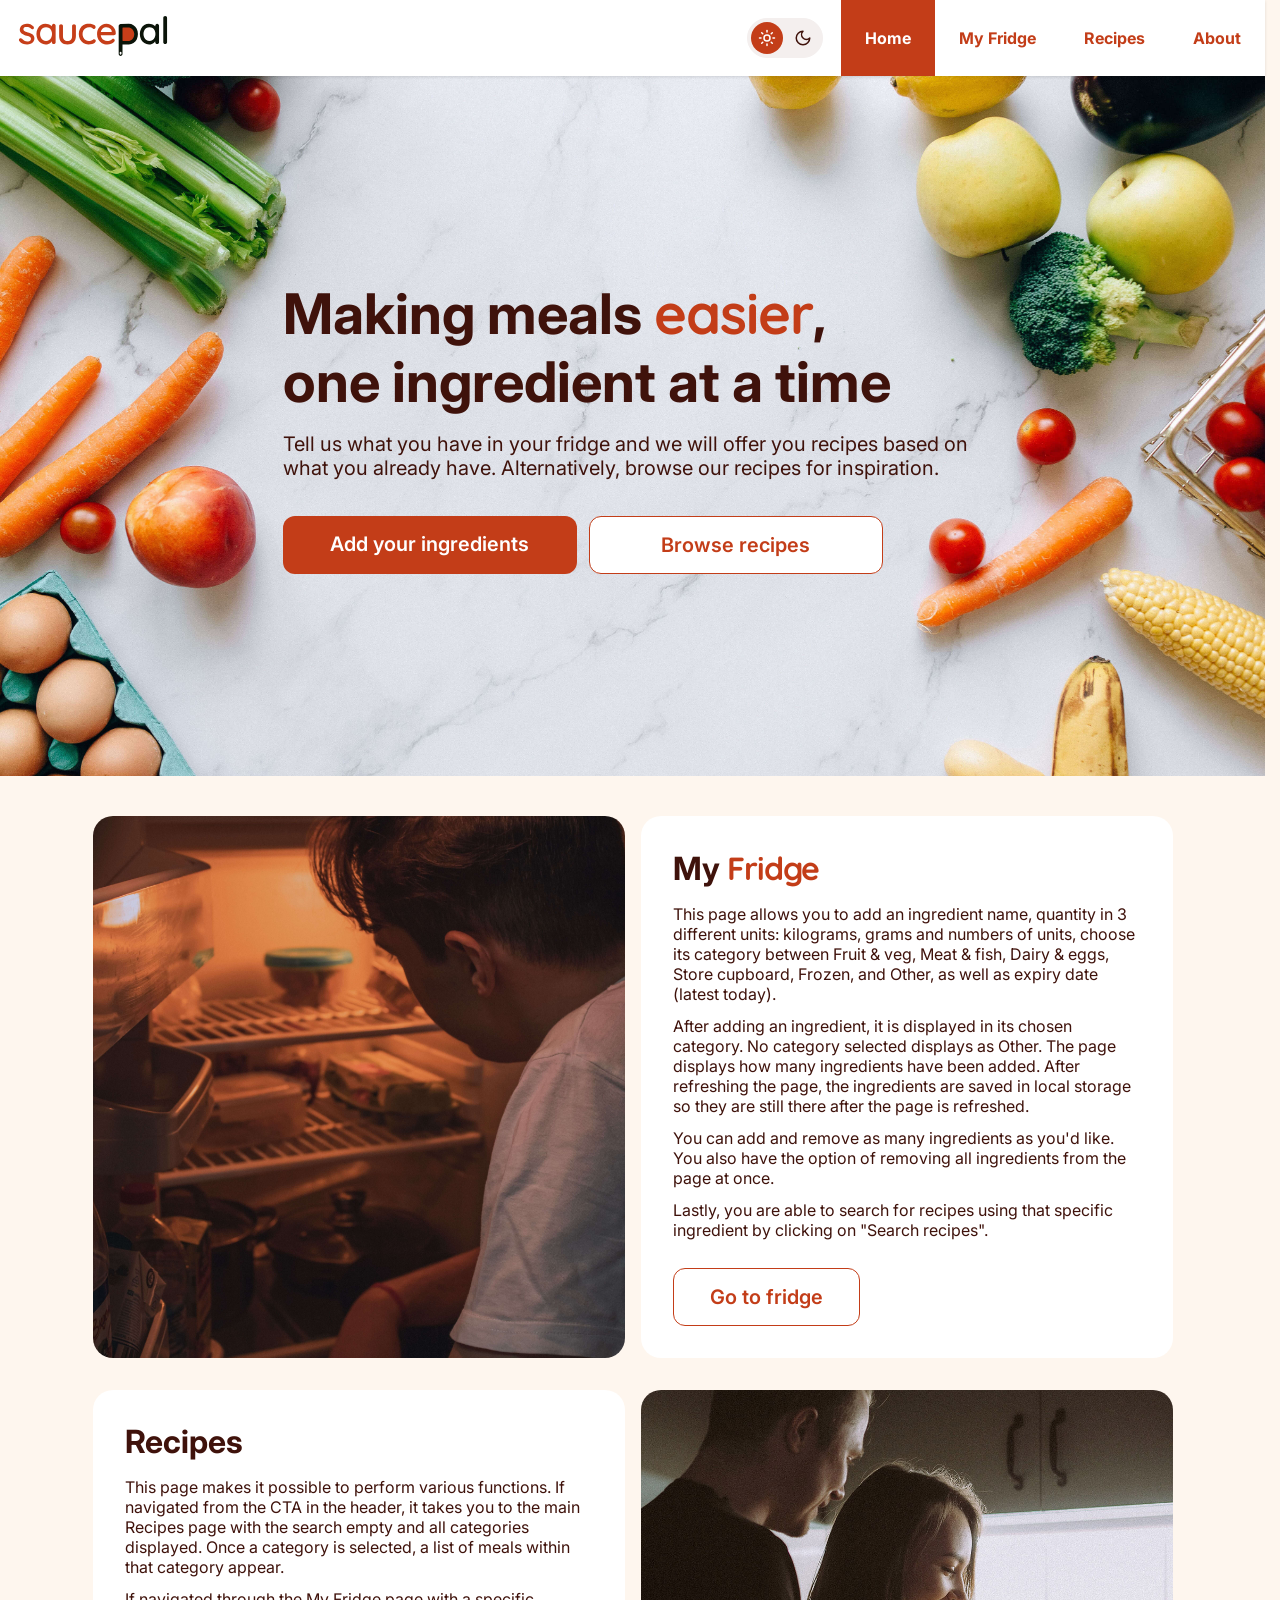
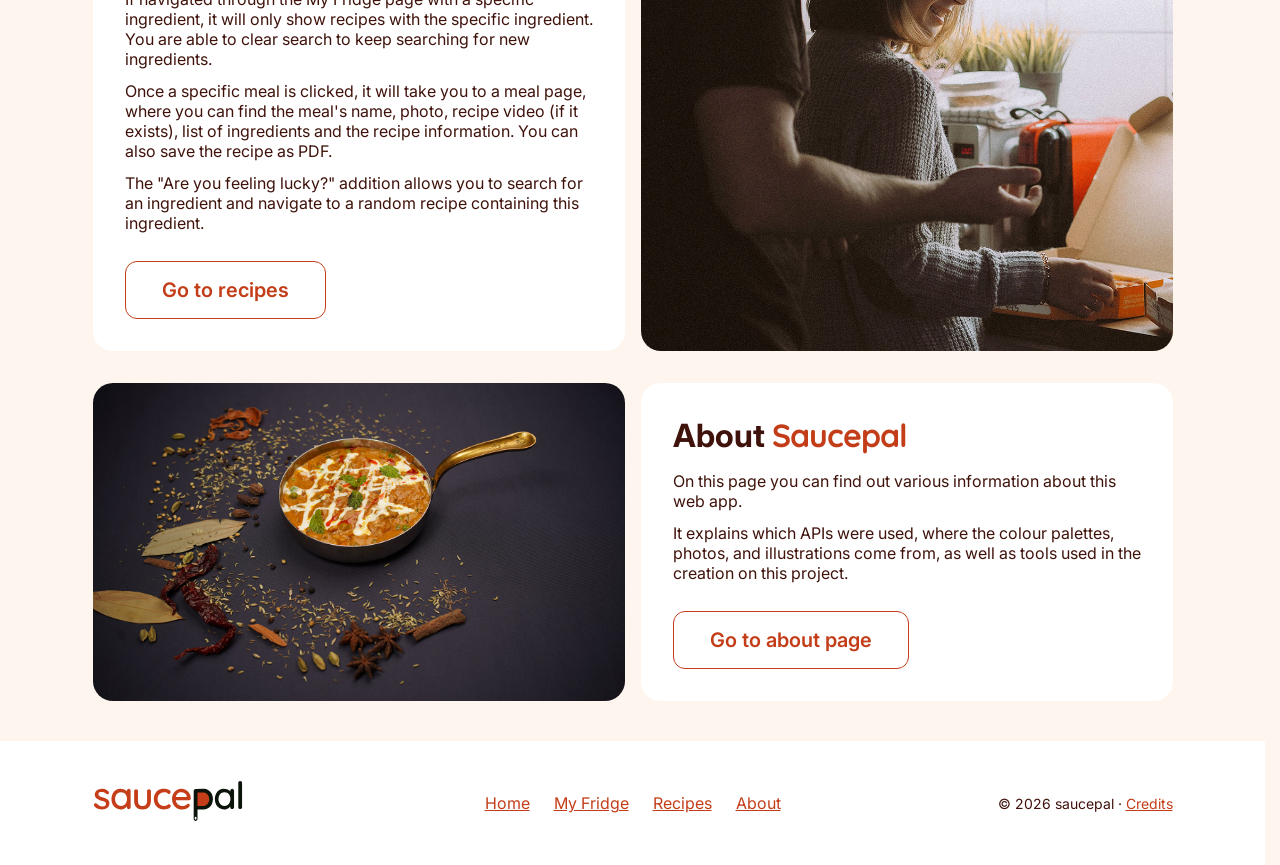
<file: index.html>
<!doctype html>
<html lang="en">
  <head>
    <meta charset="UTF-8" />
    <link rel="preconnect" href="https://fonts.googleapis.com" />
    <link rel="preconnect" href="https://fonts.gstatic.com" crossorigin />
    <link
      href="https://fonts.googleapis.com/css2?family=Fredoka:wght@300..700&family=Inter:ital,opsz,wght@0,14..32,100..900;1,14..32,100..900&family=Patrick+Hand&family=Quicksand:wght@300..700&display=swap"
      rel="stylesheet"
    />

    <title>Saucepal - Home</title>
    <link rel="icon" type="image/svg+xml" href="images/saucepal-favicon.svg" />
    <link rel="icon" type="image/png" href="images/saucepal-favicon.png" />
    <script src="shared.js"></script>
    <link rel="stylesheet" href="styles.css" />
    <meta name="viewport" content="width=device-width, initial-scale=1.0" />
  </head>

  <body>
    <a class="skip-link" href="#main">Skip to content</a>
    <!-- MENU -->
    <header class="menu">
      <div class="menu-container">
        <a class="logo-container" href="index.html">
          <img
            class="logo logo-light"
            src="images/saucepal-logo.svg"
            alt="Saucepal home"
          />
          <img
            class="logo logo-dark"
            src="images/saucepal-logo-dark.svg"
            alt="Saucepal home"
          />
        </a>
        <div class="right-menu">
          <!--light / dark mode switch-->
          <button
            type="button"
            id="theme-toggle"
            class="theme-toggle"
            role="switch"
            aria-checked="false"
            aria-label="Dark mode"
          >
            <span class="toggle-icon icon-sun">
              <svg
                xmlns="http://www.w3.org/2000/svg"
                width="18"
                height="18"
                viewBox="0 0 24 24"
                fill="none"
                stroke="currentColor"
                stroke-width="2"
                stroke-linecap="round"
                stroke-linejoin="round"
                aria-hidden="true"
              >
                <circle cx="12" cy="12" r="4" />
                <path d="M12 2v2" />
                <path d="M12 20v2" />
                <path d="m4.93 4.93 1.41 1.41" />
                <path d="m17.66 17.66 1.41 1.41" />
                <path d="M2 12h2" />
                <path d="M20 12h2" />
                <path d="m6.34 17.66-1.41 1.41" />
                <path d="m19.07 4.93-1.41 1.41" />
              </svg>
            </span>
            <span class="toggle-icon icon-moon">
              <svg
                xmlns="http://www.w3.org/2000/svg"
                width="18"
                height="18"
                viewBox="0 0 24 24"
                fill="none"
                stroke="currentColor"
                stroke-width="2"
                stroke-linecap="round"
                stroke-linejoin="round"
                aria-hidden="true"
              >
                <path d="M12 3a6 6 0 0 0 9 9 9 9 0 1 1-9-9Z" />
              </svg>
            </span>
          </button>

          <!--mobile menu button-->
          <button
            type="button"
            id="menu-toggle"
            class="menu-toggle"
            aria-expanded="false"
            aria-controls="menu-links"
            aria-label="Menu"
          >
            <svg
              class="icon-open"
              xmlns="http://www.w3.org/2000/svg"
              width="24"
              height="24"
              viewBox="0 0 24 24"
              fill="none"
              stroke="currentColor"
              stroke-width="2"
              stroke-linecap="round"
              stroke-linejoin="round"
              aria-hidden="true"
            >
              <path d="M4 6h16" />
              <path d="M4 12h16" />
              <path d="M4 18h16" />
            </svg>
            <svg
              class="icon-close"
              xmlns="http://www.w3.org/2000/svg"
              width="24"
              height="24"
              viewBox="0 0 24 24"
              fill="none"
              stroke="currentColor"
              stroke-width="2"
              stroke-linecap="round"
              stroke-linejoin="round"
              aria-hidden="true"
            >
              <path d="M18 6 6 18" />
              <path d="m6 6 12 12" />
            </svg>
          </button>

          <nav aria-label="Main" class="main-nav">
            <ul class="menu-links" id="menu-links">
              <li class="menu-element active">
                <a href="index.html" aria-current="page">Home</a>
              </li>
              <li class="menu-element">
                <a href="fridge.html">My Fridge</a>
              </li>
              <li class="menu-element">
                <a href="recipes.html">Recipes</a>
              </li>
              <li class="menu-element">
                <a href="about.html">About</a>
              </li>
            </ul>
          </nav>
        </div>
      </div>
    </header>

    <main id="main">
      <!-- HERO BANNER -->
      <!--Image source: https://www.pexels.com/photo/assorted-fruits-and-vegetables-on-a-marble-top-8939514/-->
      <section class="hero-banner">
        <div class="hero-content">
          <h1>
            Making meals <span class="handwritten">easier</span>, <br />
            one ingredient at a time
          </h1>
          <p class="description">
            Tell us what you have in your fridge and we will offer you recipes
            based on what you already have. Alternatively, browse our recipes
            for inspiration.
          </p>
          <div class="button-container">
            <a class="primary-button" href="fridge.html"
              >Add your ingredients</a
            >
            <a class="secondary-button" href="recipes.html">Browse recipes</a>
          </div>
        </div>
      </section>
      <div class="page-wrapper">
        <!-- First section -->
        <div class="main-page-container">
          <div class="main-page-image">
            <img src="images/fridge-main.jpg" alt="" />
          </div>
          <div class="main-page-description">
            <h2 class="page-description-header">
              My <span class="handwritten">Fridge</span>
            </h2>
            <p>
              This page allows you to add an ingredient name, quantity in 3
              different units: kilograms, grams and numbers of units, choose its
              category between Fruit & veg, Meat & fish, Dairy & eggs, Store
              cupboard, Frozen, and Other, as well as expiry date (latest
              today).
            </p>
            <p>
              After adding an ingredient, it is displayed in its chosen
              category. No category selected displays as Other. The page
              displays how many ingredients have been added. After refreshing
              the page, the ingredients are saved in local storage so they are
              still there after the page is refreshed.
            </p>
            <p>
              You can add and remove as many ingredients as you'd like. You also
              have the option of removing all ingredients from the page at once.
            </p>
            <p>
              Lastly, you are able to search for recipes using that specific
              ingredient by clicking on "Search recipes".
            </p>
            <a class="secondary-button" href="fridge.html">Go to fridge</a>
          </div>
        </div>

        <!-- Second section -->
        <div class="main-page-container reverse">
          <div class="main-page-image">
            <img src="images/recipes.jpg" alt="" />
          </div>
          <div class="main-page-description">
            <h2 class="page-description-header">Recipes</h2>
            <p>
              This page makes it possible to perform various functions. If
              navigated from the CTA in the header, it takes you to the main
              Recipes page with the search empty and all categories displayed.
              Once a category is selected, a list of meals within that category
              appear.
            </p>
            <p>
              If navigated through the My Fridge page with a specific
              ingredient, it will only show recipes with the specific
              ingredient. You are able to clear search to keep searching for new
              ingredients.
            </p>
            <p>
              Once a specific meal is clicked, it will take you to a meal page,
              where you can find the meal's name, photo, recipe video (if it
              exists), list of ingredients and the recipe information. You can
              also save the recipe as PDF.
            </p>
            <p>
              The "Are you feeling lucky?" addition allows you to search for an
              ingredient and navigate to a random recipe containing this
              ingredient.
            </p>
            <a class="secondary-button" href="recipes.html">Go to recipes</a>
          </div>
        </div>
        <!-- Third section -->
        <div class="main-page-container">
          <div class="main-page-image">
            <img src="images/about.jpg" alt="" />
          </div>
          <div class="main-page-description">
            <h2 class="page-description-header">
              About <span class="handwritten">Saucepal</span>
            </h2>
            <p>
              On this page you can find out various information about this web
              app.
            </p>
            <p>
              It explains which APIs were used, where the colour palettes,
              photos, and illustrations come from, as well as tools used in the
              creation on this project.
            </p>
            <a class="secondary-button" href="about.html">Go to about page</a>
          </div>
        </div>
      </div>
    </main>

    <footer class="site-footer">
      <div class="page-wrapper footer-content">
        <div>
          <img
            class="logo logo-light"
            src="images/saucepal-logo.svg"
            alt="Saucepal"
          />
          <img
            class="logo logo-dark"
            src="images/saucepal-logo-dark.svg"
            alt="Saucepal"
          />
        </div>

        <nav aria-label="Footer">
          <ul class="footer-links">
            <li><a href="index.html">Home</a></li>
            <li><a href="fridge.html">My Fridge</a></li>
            <li><a href="recipes.html">Recipes</a></li>
            <li><a href="about.html">About</a></li>
          </ul>
        </nav>

        <p class="footer-credits">
          © 2026 saucepal · <a href="about.html#credits">Credits</a>
        </p>
      </div>
    </footer>
  </body>
</html>
</file>
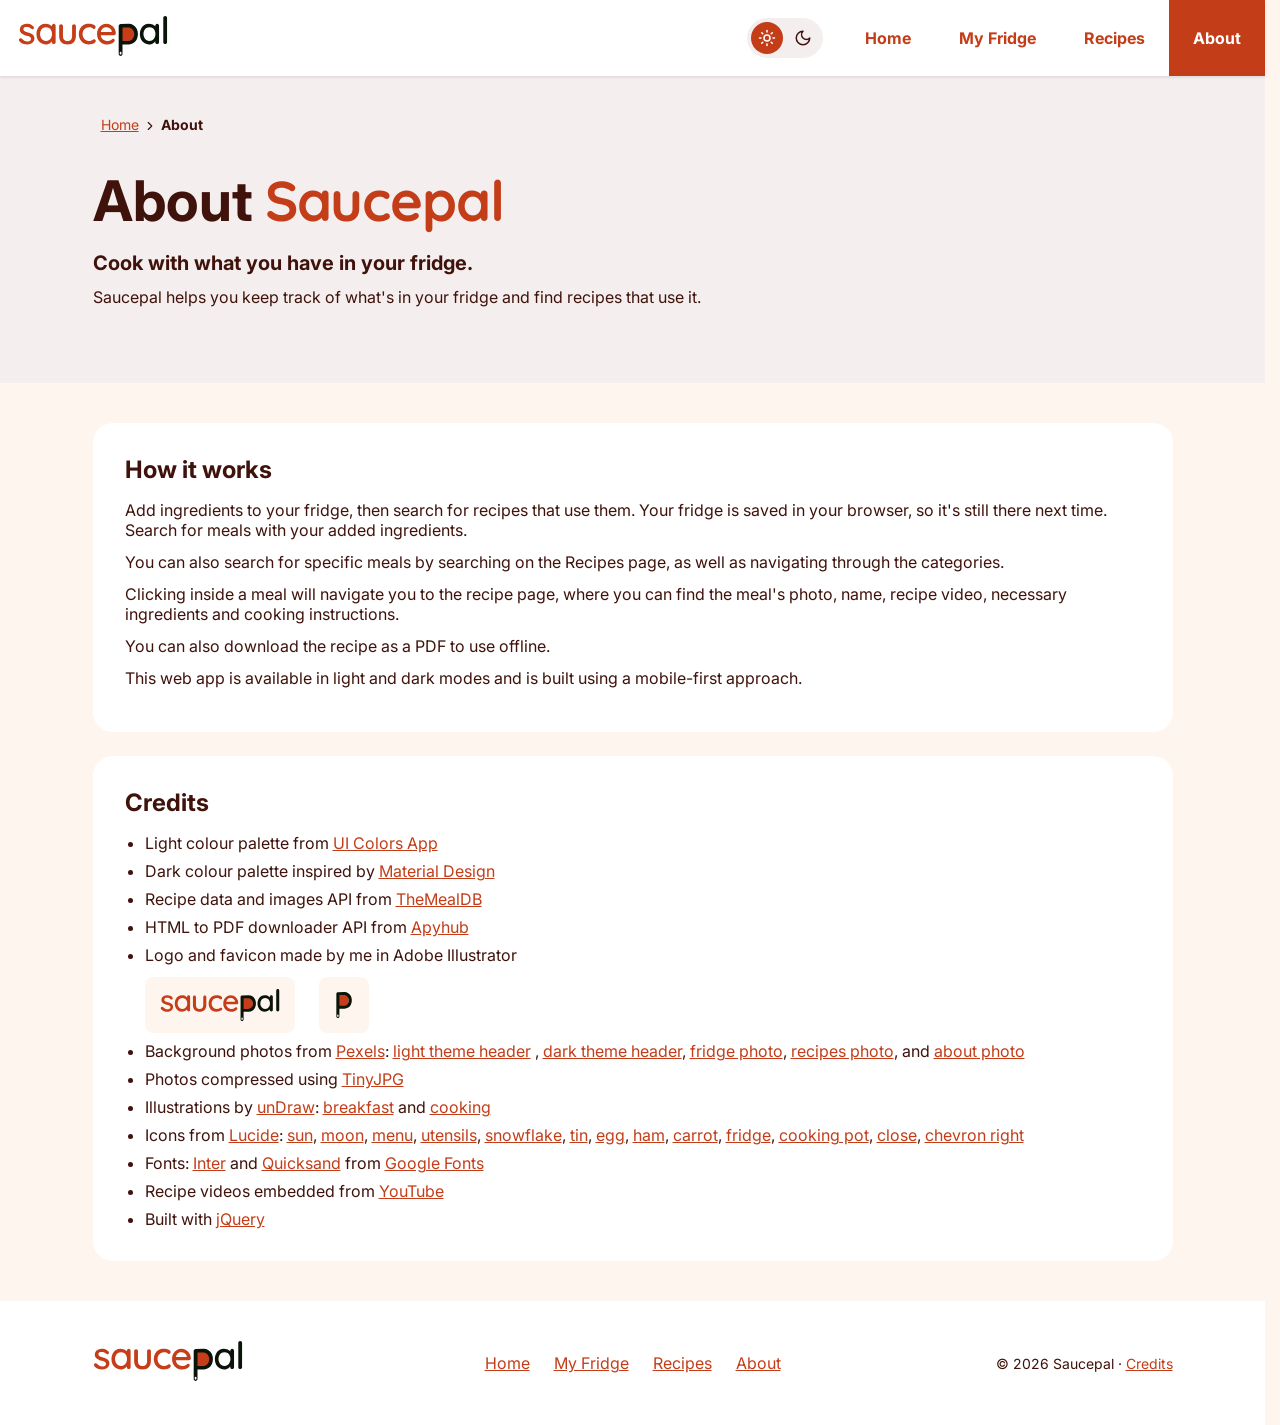
<file: about.html>
<!doctype html>
<html lang="en">
  <head>
    <meta charset="UTF-8" />
    <link rel="preconnect" href="https://fonts.googleapis.com" />
    <link rel="preconnect" href="https://fonts.gstatic.com" crossorigin />
    <link
      href="https://fonts.googleapis.com/css2?family=Fredoka:wght@300..700&family=Inter:ital,opsz,wght@0,14..32,100..900;1,14..32,100..900&family=Patrick+Hand&family=Quicksand:wght@300..700&display=swap"
      rel="stylesheet"
    />
    <meta name="viewport" content="width=device-width, initial-scale=1.0" />
    <title>About - Saucepal</title>
    <link rel="icon" type="image/svg+xml" href="images/saucepal-favicon.svg" />
    <link rel="icon" type="image/png" href="images/saucepal-favicon.png" />
    <script src="shared.js"></script>
    <link rel="stylesheet" href="styles.css" />
  </head>
  <body>
    <a class="skip-link" href="#main">Skip to content</a>
    <!-- MENU -->
    <header class="menu">
      <div class="menu-container">
        <a class="logo-container" href="index.html">
          <img
            class="logo logo-light"
            src="images/saucepal-logo.svg"
            alt="Saucepal home"
          />
          <img
            class="logo logo-dark"
            src="images/saucepal-logo-dark.svg"
            alt="Saucepal home"
          />
        </a>
        <div class="right-menu">
          <!--light / dark mode switch-->
          <button
            type="button"
            id="theme-toggle"
            class="theme-toggle"
            role="switch"
            aria-checked="false"
            aria-label="Dark mode"
          >
            <span class="toggle-icon icon-sun">
              <svg
                xmlns="http://www.w3.org/2000/svg"
                width="18"
                height="18"
                viewBox="0 0 24 24"
                fill="none"
                stroke="currentColor"
                stroke-width="2"
                stroke-linecap="round"
                stroke-linejoin="round"
                aria-hidden="true"
              >
                <circle cx="12" cy="12" r="4" />
                <path d="M12 2v2" />
                <path d="M12 20v2" />
                <path d="m4.93 4.93 1.41 1.41" />
                <path d="m17.66 17.66 1.41 1.41" />
                <path d="M2 12h2" />
                <path d="M20 12h2" />
                <path d="m6.34 17.66-1.41 1.41" />
                <path d="m19.07 4.93-1.41 1.41" />
              </svg>
            </span>
            <span class="toggle-icon icon-moon">
              <svg
                xmlns="http://www.w3.org/2000/svg"
                width="18"
                height="18"
                viewBox="0 0 24 24"
                fill="none"
                stroke="currentColor"
                stroke-width="2"
                stroke-linecap="round"
                stroke-linejoin="round"
                aria-hidden="true"
              >
                <path d="M12 3a6 6 0 0 0 9 9 9 9 0 1 1-9-9Z" />
              </svg>
            </span>
          </button>

          <!--mobile menu button-->
          <button
            type="button"
            id="menu-toggle"
            class="menu-toggle"
            aria-expanded="false"
            aria-controls="menu-links"
            aria-label="Menu"
          >
            <svg
              class="icon-open"
              xmlns="http://www.w3.org/2000/svg"
              width="24"
              height="24"
              viewBox="0 0 24 24"
              fill="none"
              stroke="currentColor"
              stroke-width="2"
              stroke-linecap="round"
              stroke-linejoin="round"
              aria-hidden="true"
            >
              <path d="M4 6h16" />
              <path d="M4 12h16" />
              <path d="M4 18h16" />
            </svg>
            <svg
              class="icon-close"
              xmlns="http://www.w3.org/2000/svg"
              width="24"
              height="24"
              viewBox="0 0 24 24"
              fill="none"
              stroke="currentColor"
              stroke-width="2"
              stroke-linecap="round"
              stroke-linejoin="round"
              aria-hidden="true"
            >
              <path d="M18 6 6 18" />
              <path d="m6 6 12 12" />
            </svg>
          </button>

          <nav aria-label="Main" class="main-nav">
            <ul class="menu-links" id="menu-links">
              <li class="menu-element">
                <a href="index.html">Home</a>
              </li>
              <li class="menu-element">
                <a href="fridge.html">My Fridge</a>
              </li>
              <li class="menu-element">
                <a href="recipes.html">Recipes</a>
              </li>
              <li class="menu-element active">
                <a href="about.html" aria-current="page">About</a>
              </li>
            </ul>
          </nav>
        </div>
      </div>
    </header>

    <main id="main">
      <div class="page-header-light">
        <div class="page-wrapper">
          <nav aria-label="Breadcrumb" class="breadcrumb">
            <ol>
              <li><a href="index.html">Home</a></li>
              <li><span aria-current="page">About</span></li>
            </ol>
          </nav>
          <div class="form-intro-container">
            <div class="form-intro">
              <h1>About <span class="handwritten">Saucepal</span></h1>
              <p class="header-tagline">
                Cook with what you have in your fridge.
              </p>
              <p>
                Saucepal helps you keep track of what's in your fridge and find
                recipes that use it.
              </p>
            </div>
          </div>
        </div>
      </div>

      <div class="page-wrapper about-body">
        <section class="recipe-card">
          <h2>How it works</h2>
          <p>
            Add ingredients to your fridge, then search for recipes that use
            them. Your fridge is saved in your browser, so it's still there next
            time. Search for meals with your added ingredients.
          </p>
          <p>
            You can also search for specific meals by searching on the Recipes
            page, as well as navigating through the categories.
          </p>
          <p>
            Clicking inside a meal will navigate you to the recipe page, where
            you can find the meal's photo, name, recipe video, necessary
            ingredients and cooking instructions.
          </p>
          <p>You can also download the recipe as a PDF to use offline.</p>
          <p>
            This web app is available in light and dark modes and is built using
            a mobile-first approach.
          </p>
        </section>

        <section class="recipe-card" id="credits">
          <h2>Credits</h2>
          <ul class="credits-list">
            <li>
              Light colour palette from
              <a href="https://uicolors.app/generate/c63e19">UI Colors App</a>
            </li>
            <li>
              Dark colour palette inspired by
              <a
                href="https://m2.material.io/design/color/dark-theme.html#states"
                >Material Design</a
              >
            </li>
            <li>
              Recipe data and images API from
              <a href="https://www.themealdb.com">TheMealDB</a>
            </li>
            <li>
              HTML to PDF downloader API from
              <a href="https://apyhub.com/dosvak/service/html-to-pdf-render"
                >Apyhub</a
              >
            </li>
            <li>
              Logo and favicon made by me in Adobe Illustrator
              <div class="about-miniatures">
                <img
                  class="about-miniature logo-light"
                  width="150"
                  src="images/saucepal-logo.svg"
                  alt="Saucepal logo"
                />
                <img
                  class="about-miniature logo-dark"
                  width="150"
                  src="images/saucepal-logo-dark.svg"
                  alt="Saucepal logo"
                />
                <img
                  class="about-miniature"
                  width="50"
                  src="images/saucepal-favicon.svg"
                  alt="Saucepal favicon"
                />
              </div>
            </li>
            <li>
              Background photos from
              <a href="https://www.pexels.com/">Pexels</a>:
              <a
                href="https://www.pexels.com/photo/assorted-fruits-and-vegetables-on-a-marble-top-8939514/"
                >light theme header</a
              >
              ,
              <a
                href="https://www.pexels.com/photo/studio-shot-of-peppers-tomato-and-lime-on-black-background-5701924/"
                >dark theme header</a
              >,
              <a
                href="https://www.pexels.com/photo/a-man-looking-at-the-refrigirator-10379533/"
                >fridge photo</a
              >,
              <a
                href="https://www.pexels.com/photo/couple-preparing-food-10068012/"
                >recipes photo</a
              >, and
              <a
                href="https://www.pexels.com/photo/person-holding-stainless-steel-cooking-pot-with-soup-4253132/"
                >about photo</a
              >
            </li>
            <li>
              Photos compressed using
              <a href="https://tinyjpg.com/">TinyJPG</a>
            </li>
            <li>
              Illustrations by
              <a href="https://undraw.co">unDraw</a>:
              <a href="https://undraw.co/search/breakfast">breakfast</a>
              and
              <a href="https://undraw.co/search/cooking">cooking</a>
            </li>
            <li>
              Icons from
              <a href="https://lucide.dev">Lucide</a>:
              <a href="https://lucide.dev/icons/sun">sun</a>,
              <a href="https://lucide.dev/icons/moon">moon</a>,
              <a href="https://lucide.dev/icons/menu">menu</a>,
              <a href="https://lucide.dev/icons/utensils">utensils</a>,
              <a href="https://lucide.dev/icons/snowflake">snowflake</a>,
              <a href="https://lucide.dev/icons/can">tin</a>,
              <a href="https://lucide.dev/icons/egg-fried">egg</a>,
              <a href="https://lucide.dev/icons/ham">ham</a>,
              <a href="https://lucide.dev/icons/carrot">carrot</a>,
              <a href="https://lucide.dev/icons/refrigerator">fridge</a>,
              <a href="https://lucide.dev/icons/cooking-pot">cooking pot</a>,
              <a href="https://lucide.dev/icons/x">close</a>,
              <a href="https://lucide.dev/icons/chevron-right">chevron right</a>
            </li>
            <li>
              Fonts:
              <a href="https://fonts.google.com/specimen/Inter">Inter</a>
              and
              <a href="https://fonts.google.com/specimen/Quicksand"
                >Quicksand</a
              >
              from
              <a href="https://fonts.google.com">Google Fonts</a>
            </li>
            <li>
              Recipe videos embedded from
              <a href="https://www.youtube.com">YouTube</a>
            </li>
            <li>Built with <a href="https://jquery.com">jQuery</a></li>
          </ul>
        </section>
      </div>
    </main>

    <footer class="site-footer">
      <div class="page-wrapper footer-content">
        <div>
          <img
            class="logo logo-light"
            src="images/saucepal-logo.svg"
            alt="Saucepal"
          />
          <img
            class="logo logo-dark"
            src="images/saucepal-logo-dark.svg"
            alt="Saucepal"
          />
        </div>

        <nav aria-label="Footer">
          <ul class="footer-links">
            <li><a href="index.html">Home</a></li>
            <li><a href="fridge.html">My Fridge</a></li>
            <li><a href="recipes.html">Recipes</a></li>
            <li><a href="about.html">About</a></li>
          </ul>
        </nav>

        <p class="footer-credits">
          © 2026 Saucepal · <a href="about.html#credits">Credits</a>
        </p>
      </div>
    </footer>
  </body>
</html>
</file>
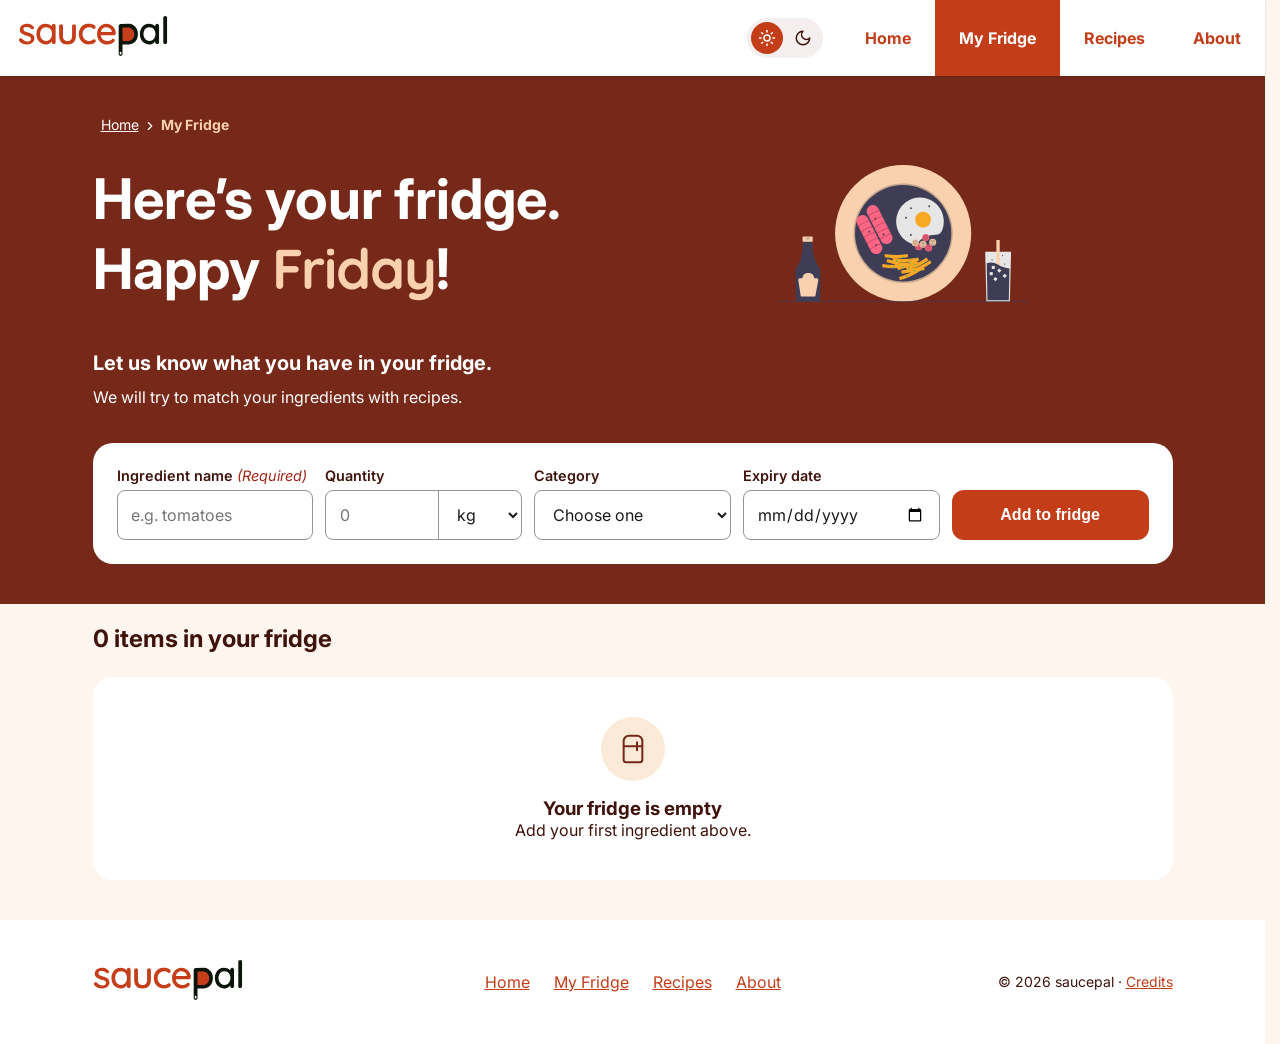
<file: fridge.html>
<!doctype html>
<html lang="en">
  <head>
    <meta charset="UTF-8" />
    <link rel="preconnect" href="https://fonts.googleapis.com" />
    <link rel="preconnect" href="https://fonts.gstatic.com" crossorigin />
    <link
      href="https://fonts.googleapis.com/css2?family=Fredoka:wght@300..700&family=Inter:ital,opsz,wght@0,14..32,100..900;1,14..32,100..900&family=Patrick+Hand&family=Quicksand:wght@300..700&display=swap"
      rel="stylesheet"
    />
    <title>My Fridge – Saucepal</title>
    <link rel="icon" type="image/svg+xml" href="images/saucepal-favicon.svg" />
    <link rel="icon" type="image/png" href="images/saucepal-favicon.png" />
    <script src="shared.js"></script>
    <link rel="stylesheet" href="styles.css" />
    <meta name="viewport" content="width=device-width, initial-scale=1.0" />
  </head>

  <body>
    <a class="skip-link" href="#main">Skip to content</a>
    <!-- MENU -->
    <header class="menu">
      <div class="menu-container">
        <a class="logo-container" href="index.html">
          <img
            class="logo logo-light"
            src="images/saucepal-logo.svg"
            alt="Saucepal home"
          />
          <img
            class="logo logo-dark"
            src="images/saucepal-logo-dark.svg"
            alt="Saucepal home"
          />
        </a>
        <div class="right-menu">
          <!--light / dark mode switch-->
          <button
            type="button"
            id="theme-toggle"
            class="theme-toggle"
            role="switch"
            aria-checked="false"
            aria-label="Dark mode"
          >
            <span class="toggle-icon icon-sun">
              <svg
                xmlns="http://www.w3.org/2000/svg"
                width="18"
                height="18"
                viewBox="0 0 24 24"
                fill="none"
                stroke="currentColor"
                stroke-width="2"
                stroke-linecap="round"
                stroke-linejoin="round"
                aria-hidden="true"
              >
                <circle cx="12" cy="12" r="4" />
                <path d="M12 2v2" />
                <path d="M12 20v2" />
                <path d="m4.93 4.93 1.41 1.41" />
                <path d="m17.66 17.66 1.41 1.41" />
                <path d="M2 12h2" />
                <path d="M20 12h2" />
                <path d="m6.34 17.66-1.41 1.41" />
                <path d="m19.07 4.93-1.41 1.41" />
              </svg>
            </span>
            <span class="toggle-icon icon-moon">
              <svg
                xmlns="http://www.w3.org/2000/svg"
                width="18"
                height="18"
                viewBox="0 0 24 24"
                fill="none"
                stroke="currentColor"
                stroke-width="2"
                stroke-linecap="round"
                stroke-linejoin="round"
                aria-hidden="true"
              >
                <path d="M12 3a6 6 0 0 0 9 9 9 9 0 1 1-9-9Z" />
              </svg>
            </span>
          </button>

          <!--mobile menu button-->
          <button
            type="button"
            id="menu-toggle"
            class="menu-toggle"
            aria-expanded="false"
            aria-controls="menu-links"
            aria-label="Menu"
          >
            <svg
              class="icon-open"
              xmlns="http://www.w3.org/2000/svg"
              width="24"
              height="24"
              viewBox="0 0 24 24"
              fill="none"
              stroke="currentColor"
              stroke-width="2"
              stroke-linecap="round"
              stroke-linejoin="round"
              aria-hidden="true"
            >
              <path d="M4 6h16" />
              <path d="M4 12h16" />
              <path d="M4 18h16" />
            </svg>
            <svg
              class="icon-close"
              xmlns="http://www.w3.org/2000/svg"
              width="24"
              height="24"
              viewBox="0 0 24 24"
              fill="none"
              stroke="currentColor"
              stroke-width="2"
              stroke-linecap="round"
              stroke-linejoin="round"
              aria-hidden="true"
            >
              <path d="M18 6 6 18" />
              <path d="m6 6 12 12" />
            </svg>
          </button>

          <nav aria-label="Main" class="main-nav">
            <ul class="menu-links" id="menu-links">
              <li class="menu-element">
                <a href="index.html">Home</a>
              </li>
              <li class="menu-element active">
                <a href="fridge.html" aria-current="page">My Fridge</a>
              </li>
              <li class="menu-element">
                <a href="recipes.html">Recipes</a>
              </li>
              <li class="menu-element">
                <a href="about.html">About</a>
              </li>
            </ul>
          </nav>
        </div>
      </div>
    </header>

    <main id="main">
      <div class="page-header-dark">
        <div class="page-wrapper">
          <nav aria-label="Breadcrumb" class="breadcrumb">
            <ol>
              <li><a href="index.html">Home</a></li>
              <li><span aria-current="page">My Fridge</span></li>
            </ol>
          </nav>
          <div class="form-intro-container">
            <div class="form-intro">
              <h1>
                Here’s your fridge. Happy
                <span class="handwritten"
                  ><span id="day-of-week">day</span></span
                >!
              </h1>
              <br />
              <p class="header-tagline">
                Let us know what you have in your fridge.
              </p>
              <p>We will try to match your ingredients with recipes.</p>
            </div>
            <div class="header-svg">
              <!--Image source: https://undraw.co/search/food-->
              <img src="images/fridge.svg" alt="" />
            </div>
          </div>
          <h2 id="add-heading" class="visually-hidden">Add an ingredient</h2>
          <form
            id="add-form"
            class="quick-add"
            aria-labelledby="add-heading"
            novalidate
          >
            <div class="field">
              <label for="ingredient">
                Ingredient name <span class="required"><i>(Required)</i></span>
              </label>
              <input
                type="text"
                id="ingredient"
                name="ingredient"
                aria-required="true"
                aria-describedby="ingredientError"
                placeholder="e.g. tomatoes"
              />
              <div class="form-error" id="ingredientError"></div>
            </div>

            <div class="field">
              <label for="quantity">Quantity</label>
              <div class="quantity-field">
                <input
                  type="number"
                  id="quantity"
                  name="quantity"
                  step="0.1"
                  min="0"
                  aria-describedby="quantityError"
                  placeholder="0"
                />
                <select id="unit" name="unit" aria-label="Unit">
                  <option value="kg">kg</option>
                  <option value="g">g</option>
                  <option value="units">units</option>
                </select>
              </div>
              <div class="form-error" id="quantityError"></div>
            </div>

            <div class="field">
              <label for="category">Category</label>
              <select id="category" name="category">
                <option value="Other">Choose one</option>
                <option value="Fruit & veg">Fruit &amp; veg</option>
                <option value="Meat & fish">Meat &amp; fish</option>
                <option value="Dairy & eggs">Dairy &amp; eggs</option>
                <option value="Store cupboard">Store cupboard</option>
                <option value="Frozen">Frozen</option>
                <option value="Other">Other</option>
              </select>
            </div>

            <div class="field">
              <label for="expiry">Expiry date</label>
              <input
                type="date"
                id="expiry"
                name="expiry"
                aria-describedby="expiryError"
              />
              <div class="form-error" id="expiryError"></div>
            </div>

            <button type="submit" class="primary-button">Add to fridge</button>
          </form>
        </div>
      </div>
      <div class="fridge-element">
        <div class="page-wrapper">
          <div class="fridge-header">
            <h2 id="fridge-count"></h2>
            <button type="button" id="remove-all" class="error-button" hidden>
              Remove all
            </button>
          </div>
          <div class="empty-state" id="empty-state" hidden>
            <div class="icon-with-background">
              <svg
                xmlns="http://www.w3.org/2000/svg"
                viewBox="0 0 24 24"
                width="32"
                height="32"
                fill="none"
                stroke="currentColor"
                stroke-width="1.5"
                stroke-linecap="round"
                stroke-linejoin="round"
                aria-hidden="true"
              >
                <path
                  d="M5 6a4 4 0 0 1 4-4h6a4 4 0 0 1 4 4v14a2 2 0 0 1-2 2H7a2 2 0 0 1-2-2V6Z"
                />
                <path d="M5 10h14" />
                <path d="M15 7v6" />
              </svg>
            </div>
            <h3>Your fridge is empty</h3>
            <p>Add your first ingredient above.</p>
          </div>
          <div id="fridge-list"></div>
        </div>
      </div>
    </main>
    <dialog
      id="remove-all-dialog"
      class="dialog"
      aria-labelledby="remove-all-title"
      aria-describedby="remove-all-desc"
    >
      <h2 id="remove-all-title">Remove everything?</h2>
      <p id="remove-all-desc">
        This will clear every item from your fridge. You can't undo this.
      </p>
      <div class="dialog-actions">
        <button type="button" class="secondary-button" id="cancel-remove-all">
          Cancel
        </button>
        <button type="button" class="primary-button" id="confirm-remove-all">
          Remove all
        </button>
      </div>
    </dialog>
    <div id="toast" class="toast" role="status" aria-live="polite"></div>
    <footer class="site-footer">
      <div class="page-wrapper footer-content">
        <div>
          <img
            class="logo logo-light"
            src="images/saucepal-logo.svg"
            alt="Saucepal"
          />
          <img
            class="logo logo-dark"
            src="images/saucepal-logo-dark.svg"
            alt="Saucepal"
          />
        </div>

        <nav aria-label="Footer">
          <ul class="footer-links">
            <li><a href="index.html">Home</a></li>
            <li><a href="fridge.html">My Fridge</a></li>
            <li><a href="recipes.html">Recipes</a></li>
            <li><a href="about.html">About</a></li>
          </ul>
        </nav>

        <p class="footer-credits">
          © 2026 saucepal · <a href="about.html#credits">Credits</a>
        </p>
      </div>
    </footer>

    <script src="https://code.jquery.com/jquery-3.7.1.min.js"></script>
    <script src="fridge.js"></script>
  </body>
</html>
</file>
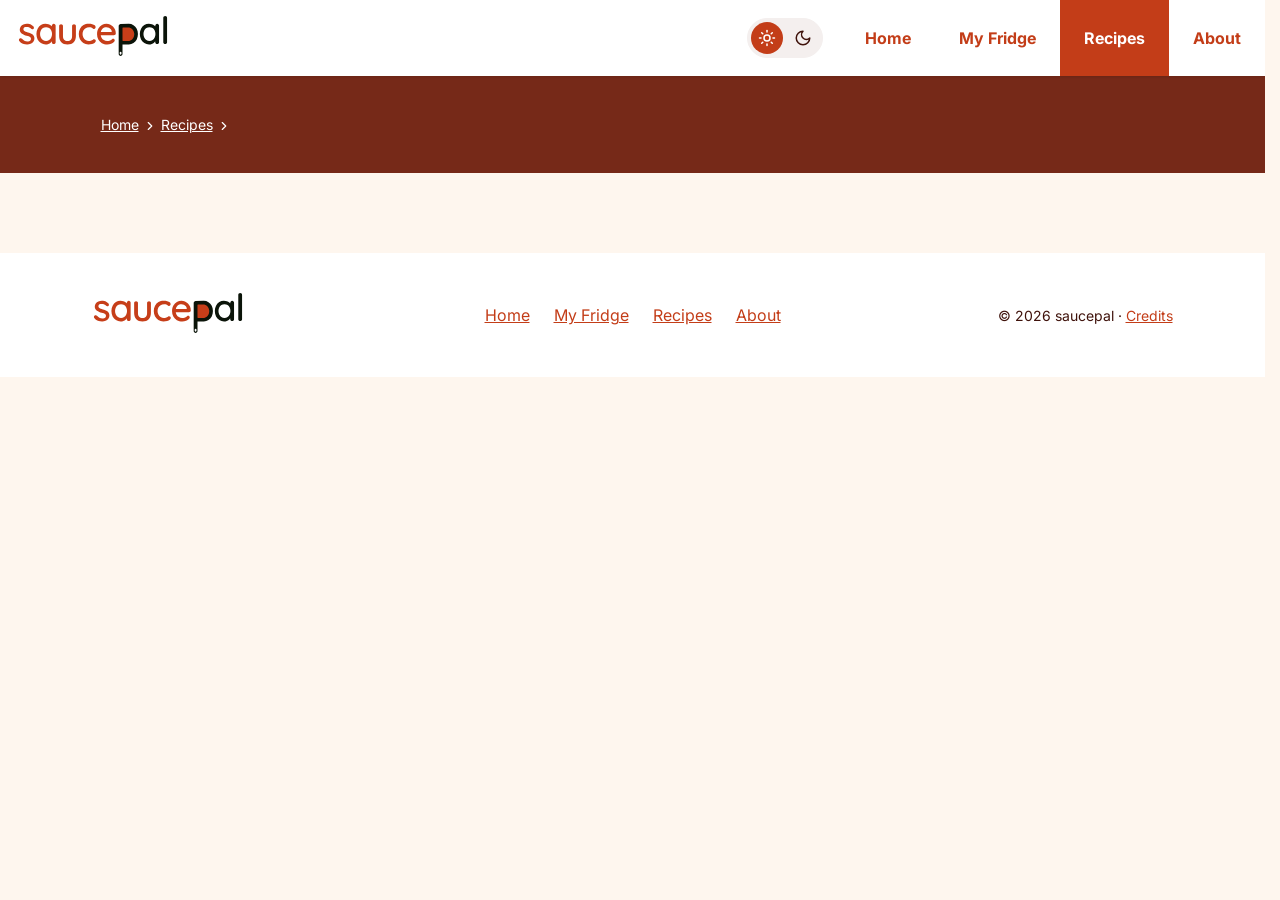
<file: meal.html>
<!doctype html>
<html lang="en">
  <head>
    <meta charset="UTF-8" />
    <link rel="preconnect" href="https://fonts.googleapis.com" />
    <link rel="preconnect" href="https://fonts.gstatic.com" crossorigin />
    <link
      href="https://fonts.googleapis.com/css2?family=Fredoka:wght@300..700&family=Inter:ital,opsz,wght@0,14..32,100..900;1,14..32,100..900&family=Patrick+Hand&family=Quicksand:wght@300..700&display=swap"
      rel="stylesheet"
    />
    <meta name="viewport" content="width=device-width, initial-scale=1.0" />
    <title>Meal - saucepal</title>
    <link rel="icon" type="image/png" href="images/saucepal-favicon.png" />
    <script src="shared.js"></script>
    <link rel="stylesheet" href="styles.css" />
  </head>
  <body>
    <a class="skip-link" href="#main">Skip to content</a>
    <!-- MENU -->
    <header class="menu">
      <div class="menu-container">
        <a class="logo-container" href="index.html">
          <img
            class="logo logo-light"
            src="images/saucepal-logo.svg"
            alt="Saucepal"
          />
          <img
            class="logo logo-dark"
            src="images/saucepal-logo-dark.svg"
            alt="Saucepal"
          />
        </a>
        <ul class="menu-links">
          <!--light / dark mode switch-->
          <button
            type="button"
            id="theme-toggle"
            class="theme-toggle"
            role="switch"
            aria-checked="false"
            aria-label="Dark mode"
          >
            <span class="toggle-icon icon-sun">
              <svg
                xmlns="http://www.w3.org/2000/svg"
                width="18"
                height="18"
                viewBox="0 0 24 24"
                fill="none"
                stroke="currentColor"
                stroke-width="2"
                stroke-linecap="round"
                stroke-linejoin="round"
                aria-hidden="true"
              >
                <circle cx="12" cy="12" r="4" />
                <path d="M12 2v2" />
                <path d="M12 20v2" />
                <path d="m4.93 4.93 1.41 1.41" />
                <path d="m17.66 17.66 1.41 1.41" />
                <path d="M2 12h2" />
                <path d="M20 12h2" />
                <path d="m6.34 17.66-1.41 1.41" />
                <path d="m19.07 4.93-1.41 1.41" />
              </svg>
            </span>
            <span class="toggle-icon icon-moon">
              <svg
                xmlns="http://www.w3.org/2000/svg"
                width="18"
                height="18"
                viewBox="0 0 24 24"
                fill="none"
                stroke="currentColor"
                stroke-width="2"
                stroke-linecap="round"
                stroke-linejoin="round"
                aria-hidden="true"
              >
                <path d="M12 3a6 6 0 0 0 9 9 9 9 0 1 1-9-9Z" />
              </svg>
            </span>
          </button>
          <li class="menu-element">
            <a href="index.html">Home</a>
          </li>
          <li class="menu-element">
            <a href="fridge.html">My Fridge</a>
          </li>
          <li class="menu-element active">
            <a href="recipes.html" aria-current="page">Recipes</a>
          </li>
          <li class="menu-element">
            <a href="about.html">About</a>
          </li>
        </ul>
      </div>
    </header>
    <main id="main">
      <div class="page-header-dark">
        <div class="page-wrapper">
          <nav aria-label="Breadcrumb" class="breadcrumb">
            <ol>
              <li><a href="index.html">Home</a></li>
              <li><a href="recipes.html">Recipes</a></li>
              <li><span aria-current="page" id="meal-name"></span></li>
            </ol>
          </nav>
          <div id="meal-header"></div>
        </div>
      </div>
      <div class="page-wrapper" id="meal-body"></div>
    </main>

    <footer class="site-footer">
      <div class="page-wrapper footer-content">
        <div>
          <img
            class="logo logo-light"
            src="images/saucepal-logo.svg"
            alt="Saucepal"
          />
          <img
            class="logo logo-dark"
            src="images/saucepal-logo-dark.svg"
            alt="Saucepal"
          />
        </div>

        <nav aria-label="Footer">
          <ul class="footer-links">
            <li><a href="index.html">Home</a></li>
            <li><a href="fridge.html">My Fridge</a></li>
            <li><a href="recipes.html">Recipes</a></li>
            <li><a href="about.html">About</a></li>
          </ul>
        </nav>

        <p class="footer-credits">
          © 2026 saucepal · <a href="about.html#credits">Credits</a>
        </p>
      </div>
    </footer>

    <script src="https://code.jquery.com/jquery-3.7.1.min.js"></script>
    <script src="meal.js"></script>
  </body>
</html>
</file>
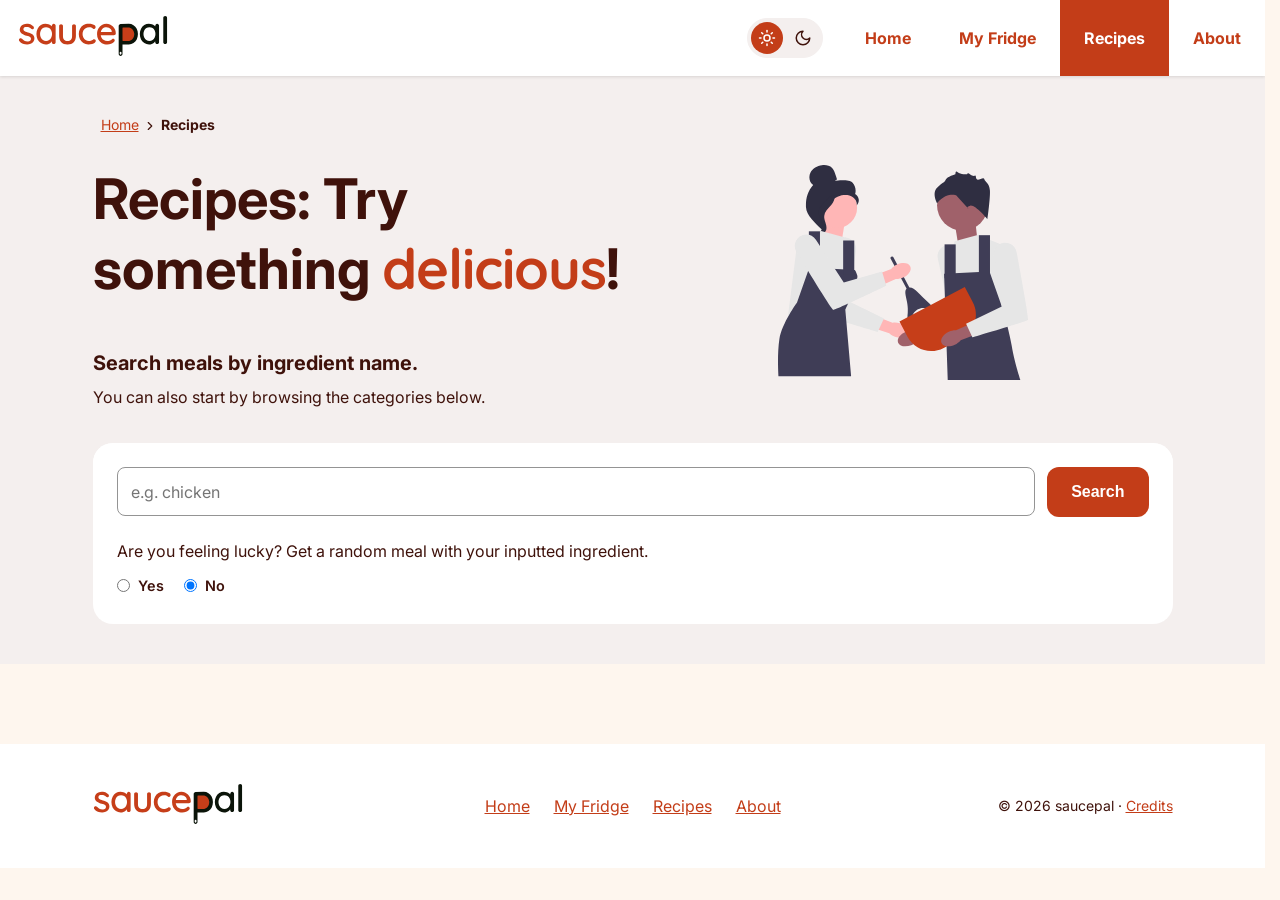
<file: recipes.html>
<!doctype html>
<html lang="en">
  <head>
    <meta charset="UTF-8" />
    <link rel="preconnect" href="https://fonts.googleapis.com" />
    <link rel="preconnect" href="https://fonts.gstatic.com" crossorigin />
    <link
      href="https://fonts.googleapis.com/css2?family=Fredoka:wght@300..700&family=Inter:ital,opsz,wght@0,14..32,100..900;1,14..32,100..900&family=Patrick+Hand&family=Quicksand:wght@300..700&display=swap"
      rel="stylesheet"
    />
    <meta name="viewport" content="width=device-width, initial-scale=1.0" />
    <title>Recipes - saucepal</title>
    <link rel="icon" type="image/svg+xml" href="images/saucepal-favicon.svg" />
    <link rel="icon" type="image/png" href="images/saucepal-favicon.png" />
    <script src="shared.js"></script>
    <link rel="stylesheet" href="styles.css" />
  </head>
  <body>
    <a class="skip-link" href="#main">Skip to content</a>
    <!-- MENU -->
    <header class="menu">
      <div class="menu-container">
        <a class="logo-container" href="index.html">
          <img
            class="logo logo-light"
            src="images/saucepal-logo.svg"
            alt="saucepal home"
          />
          <img
            class="logo logo-dark"
            src="images/saucepal-logo-dark.svg"
            alt="saucepal home"
          />
        </a>
        <div class="right-menu">
          <!--light / dark mode switch-->
          <button
            type="button"
            id="theme-toggle"
            class="theme-toggle"
            role="switch"
            aria-checked="false"
            aria-label="Dark mode"
          >
            <span class="toggle-icon icon-sun">
              <svg
                xmlns="http://www.w3.org/2000/svg"
                width="18"
                height="18"
                viewBox="0 0 24 24"
                fill="none"
                stroke="currentColor"
                stroke-width="2"
                stroke-linecap="round"
                stroke-linejoin="round"
                aria-hidden="true"
              >
                <circle cx="12" cy="12" r="4" />
                <path d="M12 2v2" />
                <path d="M12 20v2" />
                <path d="m4.93 4.93 1.41 1.41" />
                <path d="m17.66 17.66 1.41 1.41" />
                <path d="M2 12h2" />
                <path d="M20 12h2" />
                <path d="m6.34 17.66-1.41 1.41" />
                <path d="m19.07 4.93-1.41 1.41" />
              </svg>
            </span>
            <span class="toggle-icon icon-moon">
              <svg
                xmlns="http://www.w3.org/2000/svg"
                width="18"
                height="18"
                viewBox="0 0 24 24"
                fill="none"
                stroke="currentColor"
                stroke-width="2"
                stroke-linecap="round"
                stroke-linejoin="round"
                aria-hidden="true"
              >
                <path d="M12 3a6 6 0 0 0 9 9 9 9 0 1 1-9-9Z" />
              </svg>
            </span>
          </button>

          <!--mobile menu button-->
          <button
            type="button"
            id="menu-toggle"
            class="menu-toggle"
            aria-expanded="false"
            aria-controls="menu-links"
            aria-label="Menu"
          >
            <svg
              class="icon-open"
              xmlns="http://www.w3.org/2000/svg"
              width="24"
              height="24"
              viewBox="0 0 24 24"
              fill="none"
              stroke="currentColor"
              stroke-width="2"
              stroke-linecap="round"
              stroke-linejoin="round"
              aria-hidden="true"
            >
              <path d="M4 6h16" />
              <path d="M4 12h16" />
              <path d="M4 18h16" />
            </svg>
            <svg
              class="icon-close"
              xmlns="http://www.w3.org/2000/svg"
              width="24"
              height="24"
              viewBox="0 0 24 24"
              fill="none"
              stroke="currentColor"
              stroke-width="2"
              stroke-linecap="round"
              stroke-linejoin="round"
              aria-hidden="true"
            >
              <path d="M18 6 6 18" />
              <path d="m6 6 12 12" />
            </svg>
          </button>

          <nav aria-label="Main" class="main-nav">
            <ul class="menu-links" id="menu-links">
              <li class="menu-element">
                <a href="index.html">Home</a>
              </li>
              <li class="menu-element">
                <a href="fridge.html">My Fridge</a>
              </li>
              <li class="menu-element active">
                <a href="recipes.html" aria-current="page">Recipes</a>
              </li>
              <li class="menu-element">
                <a href="about.html">About</a>
              </li>
            </ul>
          </nav>
        </div>
      </div>
    </header>

    <main id="main">
      <div id="search-status" class="visually-hidden" role="status"></div>
      <div class="page-header-light">
        <div class="page-wrapper">
          <nav aria-label="Breadcrumb" class="breadcrumb">
            <ol>
              <li><a href="index.html">Home</a></li>
              <li><span aria-current="page">Recipes</span></li>
            </ol>
          </nav>
          <div class="form-intro-container">
            <div class="form-intro">
              <h1>
                Recipes: Try something
                <span class="handwritten">delicious</span>!
              </h1>
              <br />
              <p class="header-tagline">Search meals by ingredient name.</p>
              <p>You can also start by browsing the categories below.</p>
            </div>
            <div class="header-svg">
              <!--Image source: https://undraw.co/search/food-->
              <img src="images/cooking.svg" alt="" />
            </div>
          </div>
          <form id="search-form" role="search">
            <div class="search-box">
              <div class="meal-search">
                <label for="text-search" class="visually-hidden"
                  >Search for an ingredient</label
                >
                <input
                  type="search"
                  id="text-search"
                  name="meal"
                  placeholder="e.g. chicken"
                  required
                />
                <button
                  type="button"
                  id="clear-search"
                  aria-label="Clear search"
                >
                  <svg
                    xmlns="http://www.w3.org/2000/svg"
                    width="18"
                    height="18"
                    viewBox="0 0 24 24"
                    fill="none"
                    stroke="currentColor"
                    stroke-width="2"
                    stroke-linecap="round"
                    stroke-linejoin="round"
                    class="lucide lucide-x preview-icon"
                    aria-hidden="true"
                  >
                    <path d="M18 6 6 18" />
                    <path d="m6 6 12 12" />
                  </svg>
                </button>
              </div>
              <button type="submit" class="primary-button">Search</button>
            </div>
            <fieldset class="radio-container">
              <legend>
                Are you feeling lucky? Get a random meal with your inputted
                ingredient.
              </legend>
              <div class="radio-buttons">
                <input type="radio" id="lucky-yes" name="lucky" value="Yes" />
                <label for="lucky-yes">Yes</label>
                <input
                  type="radio"
                  id="lucky-no"
                  name="lucky"
                  value="No"
                  checked
                />
                <label for="lucky-no">No</label>
              </div>
            </fieldset>
          </form>
        </div>
      </div>

      <div class="category-wrapper">
        <div class="empty-state" id="empty-state" hidden>
          <div class="icon-with-background">
            <svg
              xmlns="http://www.w3.org/2000/svg"
              viewBox="0 0 24 24"
              width="32"
              height="32"
              fill="none"
              stroke="currentColor"
              stroke-width="1.5"
              stroke-linecap="round"
              stroke-linejoin="round"
              aria-hidden="true"
            >
              <path d="M2 12h20" />
              <path d="M20 12v8a2 2 0 0 1-2 2H6a2 2 0 0 1-2-2v-8" />
              <path d="m4 8 16-4" />
              <path
                d="m8.86 6.78-.45-1.81a2 2 0 0 1 1.45-2.43l1.94-.48a2 2 0 0 1 2.43 1.46l.45 1.8"
              />
            </svg>
          </div>
          <h2>No matching recipes</h2>
          <p>
            Try a different ingredient, or
            <a href="recipes.html">browse all categories</a>.
          </p>
        </div>
      </div>
    </main>

    <footer class="site-footer">
      <div class="page-wrapper footer-content">
        <div>
          <img
            class="logo logo-light"
            src="images/saucepal-logo.svg"
            alt="Saucepal"
          />
          <img
            class="logo logo-dark"
            src="images/saucepal-logo-dark.svg"
            alt="Saucepal"
          />
        </div>

        <nav aria-label="Footer">
          <ul class="footer-links">
            <li><a href="index.html">Home</a></li>
            <li><a href="fridge.html">My Fridge</a></li>
            <li><a href="recipes.html">Recipes</a></li>
            <li><a href="about.html">About</a></li>
          </ul>
        </nav>

        <p class="footer-credits">
          © 2026 saucepal · <a href="about.html#credits">Credits</a>
        </p>
      </div>
    </footer>

    <script src="https://code.jquery.com/jquery-3.7.1.min.js"></script>
    <script src="recipes.js"></script>
  </body>
</html>
</file>
<file: styles.css>
*,
*::before,
*::after {
  box-sizing: border-box;
  margin: 0;
  padding: 0;
}

:root {
  --page-background-color: #fef6ee;
  --white: #ffffff;
  --primary-color: #c33d18;
  --primary-darker-color: #762918;
  --primary-lighter-color: #f9d1af;
  --primary-lightest-color: #fcead8;
  --primary-gray: #ede3e0;
  --primary-lightest-gray: #f4efee;
  --off-black: #3f120b;
  --light-gray: #dbdbdb;
  --field-bg: #fff;
  --field-border: #949494;
  --field-border-focus: #2b6cb0;
  --field-text: #1a1a1a;
  --label-text: var(--off-black);
  --error: #a22416;
  --icon-bg: var(--primary-lightest-color);
  --icon-color: var(--primary-darker-color);
  --page-bg: var(--page-background-color);
  --surface: var(--white);
  --text: var(--off-black);
  --link: var(--primary-color);
  --link-hover: var(--primary-darker-color);
  --border: var(--light-gray);
  --muted-surface: var(--primary-lightest-gray);
  --hover-surface: var(--primary-lightest-color);
  --toast-bg: var(--off-black);
  --toast-text: var(--white);
  --image-placeholder: var(--primary-gray);
  --radius-sm: 0.5rem;
  --radius-md: 0.75rem;
  --radius-lg: 1.25rem;
  --radius-full: 999px;
  --space-xs: 0.5rem;
  --space-sm: 0.75rem;
  --space-md: 1rem;
  --space-lg: 1.5rem;
  --space-xl: 2rem;
  --space-2xl: 3rem;
}

@media (prefers-color-scheme: dark) {
  :root:not([data-theme="light"]) {
    color-scheme: dark;
    --page-bg: #1c1210;
    --surface: #2a1c18;
    --muted-surface: #23171a;
    --hover-surface: #3a2620;
    --text: #f4e9e4;
    --link: #f2865f;
    --link-hover: #f9d1af;
    --border: #4a3a35;
    --error: #ff8a80;
    --field-bg: #1f1512;
    --field-border: #7f5c5c;
    --field-border-focus: #7fb0e8;
    --field-text: #f4e9e4;
    --label-text: #e3d6d1;
    --icon-bg: #4a1d12;
    --icon-color: #f9d1af;
    --toast-bg: #f4e9e4;
    --toast-text: #3f120b;
    --image-placeholder: #3a2620;
  }
}

:root[data-theme="dark"] {
  color-scheme: dark;
  --page-bg: #1c1210;
  --surface: #2a1c18;
  --muted-surface: #23171a;
  --hover-surface: #3a2620;
  --text: #f4e9e4;
  --link: #f2865f;
  --link-hover: #f9d1af;
  --border: #4a3a35;
  --error: #ff8a80;
  --field-bg: #1f1512;
  --field-border: #5a4741;
  --field-border-focus: #7fb0e8;
  --field-text: #f4e9e4;
  --label-text: #e3d6d1;
  --icon-bg: #4a1d12;
  --icon-color: #f9d1af;
  --toast-bg: #f4e9e4;
  --toast-text: #3f120b;
  --image-placeholder: #3a2620;
}

[hidden] {
  display: none !important;
}

html {
  scroll-behavior: smooth;
  scrollbar-gutter: stable;
  scroll-padding-top: 5rem;
}

h1,
h2,
h3,
h4 {
  font-weight: 700;
}

label {
  display: block;
  margin-bottom: 0.35rem;
  font-size: 0.9rem;
  font-weight: 600;
  color: var(--label-text);
}

input,
select,
textarea {
  display: block;
  width: 100%;
  padding: 0.85rem;
  font: inherit;
  font-size: 1rem;
  color: var(--field-text);
  background: var(--field-bg);
  border: 1px solid var(--field-border);
  border-radius: var(--radius-sm);
  margin-bottom: 0.35rem;
}

.input-error {
  border: 2px solid var(--error);
}

.form-intro-container {
  display: grid;
  grid-template-columns: repeat(auto-fit, minmax(11.25rem, 1fr));
  padding: var(--space-xl) 0 var(--space-lg) 0;
}

.header-svg img {
  max-width: 250px;
}

.header-svg {
  display: none;
  margin: 0 auto;
}

.about-miniatures {
  display: flex;
  align-items: center;
  gap: var(--space-sm);
}

.about-miniature {
  padding: var(--space-sm);
  background-color: var(--page-bg);
  border-radius: var(--radius-sm);
  margin-top: var(--space-sm);
  height: 3.5rem;
  margin-right: var(--space-sm);
}

#fridge-count {
  margin-top: 1.5rem;
}

.fridge-header {
  display: flex;
  justify-content: space-between;
  align-items: center;
}

.fridge-header #fridge-count {
  margin-top: 0;
}

.fridge-header .secondary-button {
  padding: 8px 20px;
  font-size: 1rem;
}

body {
  background-color: var(--page-bg);
  font-family: "Inter", sans-serif;
  font-weight: 400;
  font-style: normal;
  color: var(--text);
}

p {
  margin: 0 0 var(--space-sm) 0;
}

.description {
  margin: 0 0 20px 0;
  font-size: 1.25rem;
}

.form-intro p {
  margin: var(--space-sm) 0;
}

form {
  background-color: var(--surface);
  width: 100%;
  height: fit-content;
  border-radius: var(--radius-lg);
}

form input {
  display: block;
  width: 100%;
  box-sizing: border-box;
}

.form-error {
  color: var(--error);
  display: none;
  font-size: 0.875rem;
  margin-top: 0.35rem;
}

.page-header-dark {
  background-color: var(--primary-darker-color);
}

.page-header-light {
  background-color: var(--muted-surface);
}

.fridge-element .page-wrapper {
  padding-top: 20px;
}

.page-header-dark h1,
.page-header-dark h2,
.page-header-dark p {
  color: white;
}

.page-header-dark span {
  color: var(--primary-lighter-color);
}

.page-wrapper,
.category-wrapper {
  width: 100%;
  max-width: 1200px;
  margin: 0 auto;
  padding: 40px clamp(20px, 5vw, 60px);
}

h1 {
  font-size: 2rem;
  margin-bottom: var(--space-md);
}

a {
  text-decoration: underline;
  color: var(--link);
}

a:hover {
  color: var(--link-hover);
}

.button-container {
  display: grid;
  grid-template-columns: repeat(auto-fit, minmax(17.5rem, 1fr));
  max-width: 600px;
  grid-gap: var(--space-sm);
  margin: 36px 0 0 0;
}

.error-button {
  display: inline-block;
  text-decoration: none;
  font-weight: 600;
  font-style: normal;
  text-align: center;
  padding: 8px 20px;
  background-color: var(--surface);
  border-radius: var(--radius-md);
  font-size: 1rem;
  color: var(--error);
  border: 1.5px solid var(--error);
  transition: 0.6s ease;
}

.error-button:hover {
  background-color: var(--error);
  color: var(--surface);
  cursor: pointer;
}

.error-button:focus-visible {
  outline: 3px solid var(--field-border-focus);
  outline-offset: 2px;
}

.primary-button {
  display: inline-block;
  text-decoration: none;
  font-weight: 600;
  font-style: normal;
  text-align: center;
  padding: var(--space-md) 36px;
  background-color: var(--primary-color);
  border-radius: var(--radius-md);
  font-size: 1.25rem;
  color: var(--white);
  border: none;
  transition: 0.6s ease;
}

.primary-button:hover {
  background-color: var(--primary-darker-color);
  color: var(--white);
  cursor: pointer;
}

.secondary-button {
  display: inline-block;
  text-decoration: none;
  font-weight: 600;
  font-style: normal;
  text-align: center;
  padding: var(--space-md) 36px;
  background-color: var(--surface);
  border-radius: var(--radius-md);
  font-size: 1.25rem;
  color: var(--link);
  border: 1.5px solid var(--link);
  transition: 0.6s ease;
}

.secondary-button:hover {
  background-color: var(--hover-surface);
  border: 1.5px solid var(--link-hover);
  color: var(--link-hover);
  cursor: pointer;
}

.shelf .secondary-button {
  padding: 8px 20px;
  font-size: 1rem;
}

.grid-container {
  display: grid;
  grid-template-columns: repeat(auto-fit, minmax(17.5rem, 1fr));
  grid-gap: var(--space-lg);
  width: 100%;
}

.photo-container {
  text-align: center;
}

span.handwritten,
.handwritten {
  font-family: "Quicksand", sans-serif;
  letter-spacing: -1px;
  color: var(--link);
}

.meal-name {
  font-size: 3rem;
  font-family: "Inter", sans-serif;
  letter-spacing: -1px;
  color: var(--link);
}

span.required {
  font-weight: 400;
  color: var(--error);
}

.menu {
  position: sticky;
  top: 0;
  z-index: 10;
}

.menu-container {
  display: flex;
  flex-wrap: wrap;
  align-items: stretch;
  justify-content: space-between;
  background-color: var(--surface);
  box-shadow: 0 1px 3px rgb(0 0 0 / 0.12);
}

.menu-links {
  display: none;
  width: 100%;
  flex-direction: column;
  list-style-type: none;
  border-top: 1px solid var(--border);
}

.menu-links.is-open {
  display: flex;
}

.menu-element a {
  font-weight: 700;
  font-size: 1rem;
  padding: var(--space-md) var(--space-lg);
  height: 100%;
  color: var(--link);
  transition: all 0.6s ease;
  display: flex;
  align-items: center;
  cursor: pointer;
  text-decoration: none;
}

.menu-element a:hover,
.menu-element a:focus-visible,
.menu-element.active a {
  background-color: var(--primary-color);
  color: var(--white);
}

.logo-container {
  padding: var(--space-md) 18px;
}

.logo {
  width: 150px;
  height: 40px;
}

.hero-banner {
  background-image: url("images/hero-banner.jpg");
  background-position: left;
  background-repeat: no-repeat;
  background-size: cover;
  background-color: rgba(255, 255, 255, 0.6);
  background-blend-mode: lighten;
  padding: 20px;
  align-content: center;
}

.hero-content {
  max-width: 700px;
  margin: 0 auto;
  align-items: center;
}

.form-container {
  display: grid;
  grid-template-columns: repeat(auto-fit, minmax(18.75rem, 1fr));
  width: 100%;
}

.item-actions {
  display: flex;
  align-items: center;
  gap: var(--space-sm);
  flex-shrink: 0;
}

.breadcrumb {
  padding: 0 0.5rem;
  font-size: 0.875rem;
}

.breadcrumb ol {
  display: flex;
  flex-wrap: wrap;
  list-style: none;
  margin: 0;
  padding: 0;
  align-items: end;
}

.breadcrumb li:not(:last-child)::after {
  content: "";
  display: inline-block;
  width: 1em;
  height: 1em;
  margin: 0 0.25rem;
  vertical-align: middle;
  background-color: currentColor;
  -webkit-mask: url("data:image/svg+xml,%3Csvg xmlns='http://www.w3.org/2000/svg' viewBox='0 0 24 24' fill='none' stroke='black' stroke-width='2' stroke-linecap='round' stroke-linejoin='round'%3E%3Cpath d='m9 18 6-6-6-6'/%3E%3C/svg%3E")
    no-repeat center / contain;
  mask: url("data:image/svg+xml,%3Csvg xmlns='http://www.w3.org/2000/svg' viewBox='0 0 24 24' fill='none' stroke='black' stroke-width='2' stroke-linecap='round' stroke-linejoin='round'%3E%3Cpath d='m9 18 6-6-6-6'/%3E%3C/svg%3E")
    no-repeat center / contain;
}

.breadcrumb a {
  text-decoration: underline;
  font-weight: 400;
  color: var(--link);
}

.breadcrumb span {
  font-weight: 700;
}

.breadcrumb a:hover {
  color: var(--link-hover);
}

.section-title {
  margin-bottom: 20px;
  text-transform: capitalize;
}

.category-list {
  display: grid;
  grid-template-columns: repeat(auto-fill, minmax(15.625rem, 1fr));
  margin: 0 auto;
  grid-gap: 20px;
}

.category-list a {
  display: block;
  text-decoration: none;
  border-radius: var(--radius-lg);
}

.category-list a:focus-visible {
  outline: 3px solid var(--field-border-focus);
  outline-offset: 3px;
}

.category-list a:focus-visible img {
  transform: scale(1.05);
}

.category-image {
  overflow: hidden;
}

.category-card {
  height: 100%;
  display: flex;
  flex-direction: column;
  background-color: var(--surface);
  border-radius: var(--radius-lg);
  overflow: hidden;
  text-align: center;
  box-shadow: rgba(0, 0, 0, 0.05) 0px 1px 2px 0px;
  transition: box-shadow 0.6s ease;
  isolation: isolate;
  transform: translateZ(0);
}

.category-card img {
  width: 100%;
  aspect-ratio: 4 / 3;
  object-fit: cover;
  display: block;
  background-color: var(--image-placeholder);
  transition: transform 0.6s ease;
  will-change: transform;
  backface-visibility: hidden;
}

.category-card:hover img,
.category-list a:focus-visible img {
  transform: scale(1.05);
}

.category-card:hover {
  box-shadow: rgba(0, 0, 0, 0.1) 0 0.25rem 0.75rem;
}

.category-card h3 {
  flex: 1;
  display: flex;
  align-items: center;
  justify-content: center;
  margin: 0;
  padding: var(--space-md);
  color: var(--text);
}

.meal {
  background-color: var(--surface);
  border-radius: var(--radius-lg);
  text-align: center;
  overflow: hidden;
  transition: transform 0.6s ease;
  box-shadow: rgba(0, 0, 0, 0.05) 0px 1px 2px 0px;
  height: 100%;
  display: flex;
  flex-direction: column;
}

.meal h3 {
  color: var(--text);
  padding: var(--space-lg);
  flex: 1;
  display: flex;
  align-items: center;
  justify-content: center;
  margin: 0;
}

.meal-image {
  overflow: hidden;
  border-radius: 1.25rem 1.25rem 0 0;
}

.meal img {
  width: 100%;
  display: block;
  transition: transform 0.6s ease;
  background-color: var(--image-placeholder);
  aspect-ratio: 3 / 2;
  object-fit: cover;
}

.meal:hover img {
  transform: scale(1.05);
}

.meal:hover {
  box-shadow: rgba(0, 0, 0, 0.1) 0 0.25rem 0.75rem;
  transition: transform 0.6s ease;
}

.page-header-dark .breadcrumb a {
  color: var(--white);
}

.page-header-dark .breadcrumb a:hover {
  color: var(--primary-lighter-color);
}

.page-header-dark .breadcrumb li:not(:last-child)::after {
  color: var(--white);
}

.page-header-dark .breadcrumb a:focus-visible {
  outline: 3px solid var(--primary-lighter-color);
  outline-offset: 2px;
  border-radius: 2px;
}

/* Menu links */
li.menu-link {
  padding: 0;
}

.menu-link a {
  display: flex;
  align-items: center;
  height: 100%;
  padding: var(--space-md) var(--space-lg);
  color: inherit;
  text-decoration: none;
}

.menu-link a[aria-current="page"] {
  box-shadow: inset 0 -3px 0 var(--primary-color);
}

.menu-link a:focus-visible,
.logo-container:focus-visible {
  outline: 3px solid var(--field-border-focus);
  outline-offset: -3px;
}

.logo-container {
  display: block;
}

.toast {
  position: fixed;
  left: 50%;
  bottom: var(--space-lg);
  z-index: 20;
  padding: 14px var(--space-lg);
  border-radius: var(--radius-md);
  background-color: var(--toast-bg);
  color: var(--toast-text);
  font-weight: 600;
  box-shadow: 0 0.25rem 0.75rem rgb(0 0 0 / 0.2);
  opacity: 0;
  pointer-events: none;
  transform: translate(-50%, var(--space-md));
  transition:
    opacity 0.3s ease,
    transform 0.3s ease;
}

.toast:empty {
  padding: 0;
}

.toast-visible {
  opacity: 1;
  transform: translate(-50%, 0);
}

.quick-add {
  display: grid;
  grid-template-columns: repeat(auto-fit, minmax(11.25rem, 1fr));
  column-gap: var(--space-sm);
  align-items: end;
  padding: var(--space-lg);
  border-radius: var(--radius-lg);
  grid-gap: var(--space-sm);
}

.quick-add .field {
  flex: 1;
}

.quick-add .primary-button {
  padding: 1rem 1.5rem;
  font-size: 1rem;
}

.search-box {
  display: grid;
  grid-template-columns: 1fr auto;
  column-gap: var(--space-sm);
  align-items: start;
  padding: var(--space-lg);
  border-radius: var(--radius-lg);
  grid-gap: var(--space-sm);
  background-color: var(--surface);
}

.search-box .primary-button {
  padding: 1rem 1.5rem;
  font-size: 1rem;
  min-width: 100px;
}

.shelf {
  background-color: var(--surface);
  border-radius: var(--radius-lg);
  padding: var(--space-lg);
  margin-top: var(--space-lg);
}

.shelf li {
  display: grid;
  grid-template-columns: 1fr;
  gap: 20px;
  align-items: center;
  padding: var(--space-sm) 0;
  border-bottom: 1px solid var(--border);
  list-style: none;
}

.fridge-page .page-wrapper {
  max-width: 1100px;
  margin: 0 auto;
}

.empty-state {
  background-color: var(--surface);
  border-radius: var(--radius-lg);
  padding: 40px;
  text-align: center;
  margin-top: 1.5rem;
}

.empty-state h2 {
  margin-bottom: 0.5rem;
}

.empty-state p {
  margin: 0;
}

.header-tagline {
  font-weight: 700;
  font-size: 1.25rem;
}

.icon-with-background {
  display: inline-flex;
  align-items: center;
  justify-content: center;
  width: 64px;
  height: 64px;
  border-radius: var(--radius-full);
  background-color: var(--icon-bg);
  color: var(--icon-color);
  margin-bottom: 1rem;
}

.item-icon {
  width: 40px;
  height: 40px;
  margin-bottom: 0;
  flex-shrink: 0;
}

.item-icon svg {
  width: 20px;
  height: 20px;
}

.item-info {
  display: flex;
  align-items: center;
  gap: var(--space-sm);
}

.fridge-list {
  list-style: none;
  display: grid;
  grid-template-columns: repeat(auto-fill, minmax(16.25rem, 1fr));
  gap: var(--space-md);
}

.fridge-item {
  display: flex;
  flex-direction: column;
  gap: var(--space-md);
  background-color: var(--surface);
  border-radius: var(--radius-lg);
  padding: var(--space-lg);
}

.fridge-item-name {
  font-size: 1.5rem;
}

.fridge-item-details {
  display: grid;
  grid-template-columns: auto 1fr;
  gap: 0.375rem var(--space-md);
  font-size: 0.95rem;
}

.fridge-item-details dt {
  font-weight: 600;
}

.text-button {
  align-self: flex-start;
  margin-top: auto;
  padding: 0.25rem 0;
  background: none;
  border: none;
  font: inherit;
  font-weight: 600;
  color: var(--link);
  text-decoration: underline;
  cursor: pointer;
}

.text-button:hover {
  color: var(--link-hover);
}

.text-button:focus-visible,
.primary-button:focus-visible,
.secondary-button:focus-visible {
  outline: 3px solid var(--field-border-focus);
  outline-offset: 2px;
}

.quantity-field {
  display: flex;
  background: var(--field-bg);
  border: 1px solid var(--field-border);
  border-radius: var(--radius-sm);
  overflow: hidden;
  transition: 0.6s ease;
}

input:focus,
select:focus,
textarea:focus,
.quantity-field:focus-within {
  border-color: var(--field-border-focus);
  outline: 1.5px solid var(--field-border-focus);
}

.quantity-field select:hover {
  background-color: var(--hover-surface);
}

.quantity-field input[type="number"],
.quantity-field select {
  border: none;
  border-radius: 0;
  margin: 0;
  box-shadow: none;
  background-color: transparent;
  font: inherit;
  transition: 0.6s ease;
}

.quantity-field input[type="number"] {
  flex: 1;
  width: auto;
  min-width: 0;
}

.quantity-field select {
  flex: 0 0 auto;
  width: auto;
  border-left: 1px solid var(--field-border);
  cursor: pointer;
}

.quantity-field input[type="number"]:focus,
.quantity-field select:focus {
  outline: none;
}

#category {
  cursor: pointer;
}

.field > input,
.field > select,
.quantity-field {
  height: 3.125rem;
}

.field > input,
.field > select {
  margin-bottom: 0;
}

.quantity-field input[type="number"],
.quantity-field select {
  height: 100%;
  padding-top: 0;
  padding-bottom: 0;
}

.shelf h3 {
  margin-bottom: 0.75rem;
}

#clear-search {
  position: absolute;
  right: 1%;
  top: 50%;
  transform: translateY(-50%);
  padding: 8px;
  display: flex;
  background: none;
  border: none;
  color: inherit;
  cursor: pointer;
  line-height: 0;
  border-radius: var(--radius-md);
  transition: 0.6s ease;
}

#clear-search:hover {
  background-color: var(--hover-surface);
  transition: 0.6s ease;
}

#clear-search svg {
  display: block;
}

.meal-search {
  position: relative;
  flex: 1;
}

#text-search {
  width: 100%;
  padding-right: 44px;
  box-sizing: border-box;
  display: block;
  margin: 0;
}

.my-new-list {
  display: grid;
  grid-template-columns: repeat(auto-fit, minmax(15.625rem, 1fr));
  grid-gap: 20px;
  width: 100%;
}

.my-new-list a {
  text-decoration: none;
  display: block;
}

.skip-link {
  position: absolute;
  left: 50%;
  top: -100px;
  transform: translateX(-50%);
  z-index: 30;
  padding: var(--space-sm) var(--space-md);
  background-color: var(--surface);
  color: var(--link);
  font-weight: 600;
  border-radius: 8px;
  box-shadow: 0 0.25rem 0.75rem rgb(0 0 0 / 0.2);
}

.skip-link:focus {
  top: var(--space-sm);
  outline: 3px solid var(--field-border-focus);
  outline-offset: 2px;
}

.ingredient-list {
  display: grid;
  list-style: none;
}

.recipe-ingredient {
  display: flex;
  align-items: center;
  gap: var(--space-sm);
  padding: 8px 0;
  border-bottom: 1px solid var(--border);
}

.recipe-ingredient:last-child {
  border-bottom: none;
}

.recipe-ingredient img {
  width: 40px;
  height: 40px;
  object-fit: contain;
  flex-shrink: 0;
}

.ingredient-name {
  flex: 1;
}

.ingredient-measure {
  text-align: right;
  font-weight: 600;
}

.recipe-header {
  display: grid;
  grid-template-columns: 1fr;
  margin: 30px 0;
  grid-gap: var(--space-lg);
}

.meal-main-photo {
  position: relative;
  aspect-ratio: 4 / 3;
  border-radius: var(--radius-lg);
  overflow: hidden;
  background-color: var(--image-placeholder);
}

.meal-main-photo img {
  position: absolute;
  inset: 0;
  width: 100%;
  height: 100%;
  object-fit: cover;
}

.recipe-header-content {
  display: flex;
  flex-direction: column;
  justify-content: center;
  gap: var(--space-lg);
}

.recipe-header-content iframe {
  width: 100%;
  height: auto;
  aspect-ratio: 16 / 9;
  border-radius: var(--radius-lg);
  display: block;
}

.recipe {
  white-space: pre-line;
}

#meal-body {
  display: grid;
  gap: var(--space-lg);
}

.recipe-card {
  background-color: var(--surface);
  border-radius: var(--radius-lg);
  padding: 32px;
}

.recipe-card h2 {
  margin-bottom: var(--space-md);
}

.site-footer {
  background-color: var(--surface);
  color: var(--text);
}

.footer-content {
  display: grid;
  grid-template-columns: 1fr;
  justify-items: start;
  gap: 32px;
  align-items: center;
}

.site-footer a {
  color: var(--link);
  transition: 0.6s ease;
}

.site-footer a:hover {
  color: var(--link-hover);
}

.footer-links {
  list-style: none;
  display: flex;
  flex-direction: column;
  align-items: flex-start;
  gap: 8px;
}

.footer-credits {
  font-size: 0.875rem;
  margin: 0;
}

.dialog {
  margin: auto;
  max-width: 420px;
  width: calc(100% - 40px);
  padding: 32px;
  border: none;
  border-radius: var(--radius-lg);
  background-color: var(--surface);
  color: var(--text);
  box-shadow: 0 8px 1.5rem rgb(0 0 0 / 0.2);
}

.dialog::backdrop {
  background-color: rgb(63 18 11 / 0.5);
}

.dialog h2 {
  font-size: 1.5rem;
  margin-bottom: 0.75rem;
}

.dialog-actions {
  display: flex;
  justify-content: flex-end;
  gap: var(--space-sm);
  margin-top: var(--space-lg);
}

.dialog .secondary-button {
  padding: 8px 20px;
  font-size: 1rem;
}

/* Logo swap for dark mode */
.logo-dark {
  display: none;
}

:root[data-theme="dark"] .logo-light {
  display: none;
}

:root[data-theme="dark"] .logo-dark {
  display: block;
}

@media (prefers-color-scheme: dark) {
  :root:not([data-theme="light"]) .logo-light {
    display: none;
  }

  :root:not([data-theme="light"]) .logo-dark {
    display: block;
  }
}

/* Theme toggle */
.theme-toggle {
  position: relative;
  align-self: center;
  display: inline-flex;
  align-items: center;
  justify-content: space-between;
  width: 76px;
  height: 40px;
  margin: 0 18px 0 auto;
  padding: 0 3px;
  background-color: var(--muted-surface);
  border: 1.5px solid var(--muted-surface);
  border-radius: var(--radius-full);
  cursor: pointer;
  transition: 0.6s ease;
}

/* the sliding thumb */
.theme-toggle::before {
  content: "";
  position: absolute;
  top: 50%;
  left: 3px;
  width: 32px;
  height: 32px;
  border-radius: var(--radius-full);
  background-color: var(--primary-color);
  transform: translate(0, -50%);
}

/* only animate once the starting position has been set */
.theme-toggle.is-ready::before {
  transition: transform 0.3s ease;
}

.theme-toggle[aria-checked="true"]::before {
  transform: translate(35px, -50%);
}

.toggle-icon {
  position: relative;
  z-index: 1;
  display: flex;
  align-items: center;
  justify-content: center;
  width: 32px;
  height: 32px;
  color: var(--text);
}

.theme-toggle.is-ready .toggle-icon {
  transition: color 0.3s ease;
}

.toggle-icon svg {
  display: block;
}

/* active icon sits on the thumb, so it turns white */
.theme-toggle[aria-checked="false"] .icon-sun,
.theme-toggle[aria-checked="true"] .icon-moon {
  color: var(--white);
}

.theme-toggle:hover {
  border-color: var(--link);
}

.theme-toggle:focus-visible {
  outline: 3px solid var(--field-border-focus);
  outline-offset: 2px;
}

@media (prefers-reduced-motion: reduce) {
  html {
    scroll-behavior: auto;
  }

  .toast {
    transition: opacity 0.3s ease;
    transform: translate(-50%, 0);
  }

  .category-card:hover img,
  .category-list a:focus-visible img,
  .meal:hover img {
    transform: none;
  }

  .category-card img,
  .meal img {
    transition: none;
  }

  .theme-toggle.is-ready::before,
  .theme-toggle.is-ready .toggle-icon {
    transition: none;
  }
}

/* Dark hero */
:root[data-theme="dark"] .hero-banner {
  background-image: url("images/hero-banner-dark.jpg");
  background-color: rgb(28 18 16 / 0.6);
  background-blend-mode: darken;
}

@media (prefers-color-scheme: dark) {
  :root:not([data-theme="light"]) .hero-banner {
    background-image: url("images/hero-banner-dark.jpg");
    background-color: rgb(28 18 16 / 0.6);
    background-blend-mode: darken;
  }
}

.about-body {
  display: grid;
  gap: var(--space-lg);
}

.credits-list {
  display: grid;
  gap: 8px;
  padding-left: 1.25rem;
}

/* Mobile menu */
.right-menu {
  display: contents;
}

.main-nav {
  flex-basis: 100%;
}

.menu-toggle {
  display: inline-flex;
  align-self: center;
  align-items: center;
  justify-content: center;
  width: 44px;
  height: 44px;
  margin-right: var(--space-sm);
  padding: 0;
  color: var(--link);
  background: none;
  border: 1.5px solid var(--border);
  border-radius: var(--radius-md);
  cursor: pointer;
}

.menu-toggle:hover {
  background-color: var(--hover-surface);
}

.menu-toggle:focus-visible {
  outline: 3px solid var(--field-border-focus);
  outline-offset: 2px;
}

.menu-toggle svg {
  display: block;
}

.menu-toggle .icon-close,
.menu-toggle[aria-expanded="true"] .icon-open {
  display: none;
}

.menu-toggle[aria-expanded="true"] .icon-close {
  display: block;
}

.item-text {
  display: flex;
  flex-direction: column;
  gap: 2px;
}

.item-expiry {
  font-size: 0.875rem;
}

.visually-hidden {
  position: absolute;
  width: 1px;
  height: 1px;
  padding: 0;
  margin: -1px;
  overflow: hidden;
  clip: rect(0 0 0 0);
  white-space: nowrap;
  border: 0;
}

#text-search::-webkit-search-cancel-button {
  -webkit-appearance: none;
  display: none;
}

#text-search:placeholder-shown + #clear-search {
  display: none;
}

.radio-buttons {
  display: inline-flex;
  grid-gap: 0 8px;
}

.radio-buttons label {
  margin-right: var(--space-sm);
}

.radio-container {
  padding: 0 var(--space-lg) var(--space-lg) var(--space-lg);
}

.main-page-container {
  display: grid;
  grid-template-columns: repeat(auto-fit, minmax(min(100%, 20rem), 1fr));
  gap: 1rem;
}

.main-page-image {
  position: relative;
  min-height: 15rem;
}

.main-page-image img {
  position: absolute;
  inset: 0;
  width: 100%;
  height: 100%;
  object-fit: cover;
  border-radius: var(--radius-lg);
}

.main-page-description {
  padding: 32px;
  border-radius: var(--radius-lg);
  background-color: var(--surface);
}

.page-description-header {
  font-size: 2rem;
  margin-bottom: var(--space-md);
}

.main-page-description .secondary-button {
  margin-top: var(--space-md);
}

.main-page-container.reverse {
  direction: rtl;
}

.main-page-container.reverse > * {
  direction: ltr;
}

.main-page-container + .main-page-container {
  margin-top: 2rem;
}

fieldset {
  border: none;
}

legend {
  margin-bottom: var(--space-md);
}

/* Media queries for desktop */

@media (min-width: 25em) {
  .hero-content {
    padding-top: 0;
  }

  form {
    border-radius: var(--radius-lg);
  }
}

@media (min-width: 28em) {
  :root[data-theme="dark"] .hero-banner {
    background-color: transparent;
    background-blend-mode: normal;
  }
}

@media (min-width: 28em) and (prefers-color-scheme: dark) {
  :root:not([data-theme="light"]) .hero-banner {
    background-color: transparent;
    background-blend-mode: normal;
  }
}

@media (min-width: 40em) {
  h1 {
    font-size: 3.5rem;
  }

  .hero-banner {
    background-position: center;
    background-color: transparent;
    background-blend-mode: normal;
    min-height: 700px;
    padding: 100px;
  }

  .shelf li {
    grid-template-columns: 1fr auto;
    gap: 18px;
  }
}

/* Desktop menu  */
@media (min-width: 46em) {
  .menu-container {
    flex-wrap: nowrap;
  }

  .right-menu,
  .main-nav {
    display: flex;
    align-items: stretch;
  }

  .main-nav {
    flex-basis: auto;
  }

  .theme-toggle {
    margin-left: 18px;
  }

  .menu-toggle {
    display: none;
  }

  .menu-links {
    display: flex;
    width: auto;
    flex-direction: row;
    flex-wrap: nowrap;
    align-items: stretch;
    border-top: none;
  }

  .footer-content {
    grid-template-columns: 1fr auto 1fr;
    justify-items: normal;
  }

  .footer-links {
    flex-direction: row;
    flex-wrap: wrap;
    align-items: normal;
    justify-content: center;
    gap: 8px var(--space-lg);
  }

  .footer-credits {
    justify-self: end;
    text-align: right;
  }
}

@media (min-width: 50em) {
  .recipe-header {
    grid-template-columns: repeat(2, minmax(0, 1fr));
  }

  .meal-main-photo {
    aspect-ratio: auto;
  }
}

@media (min-width: 73em) {
  .header-svg {
    display: block;
  }
}
</file>
